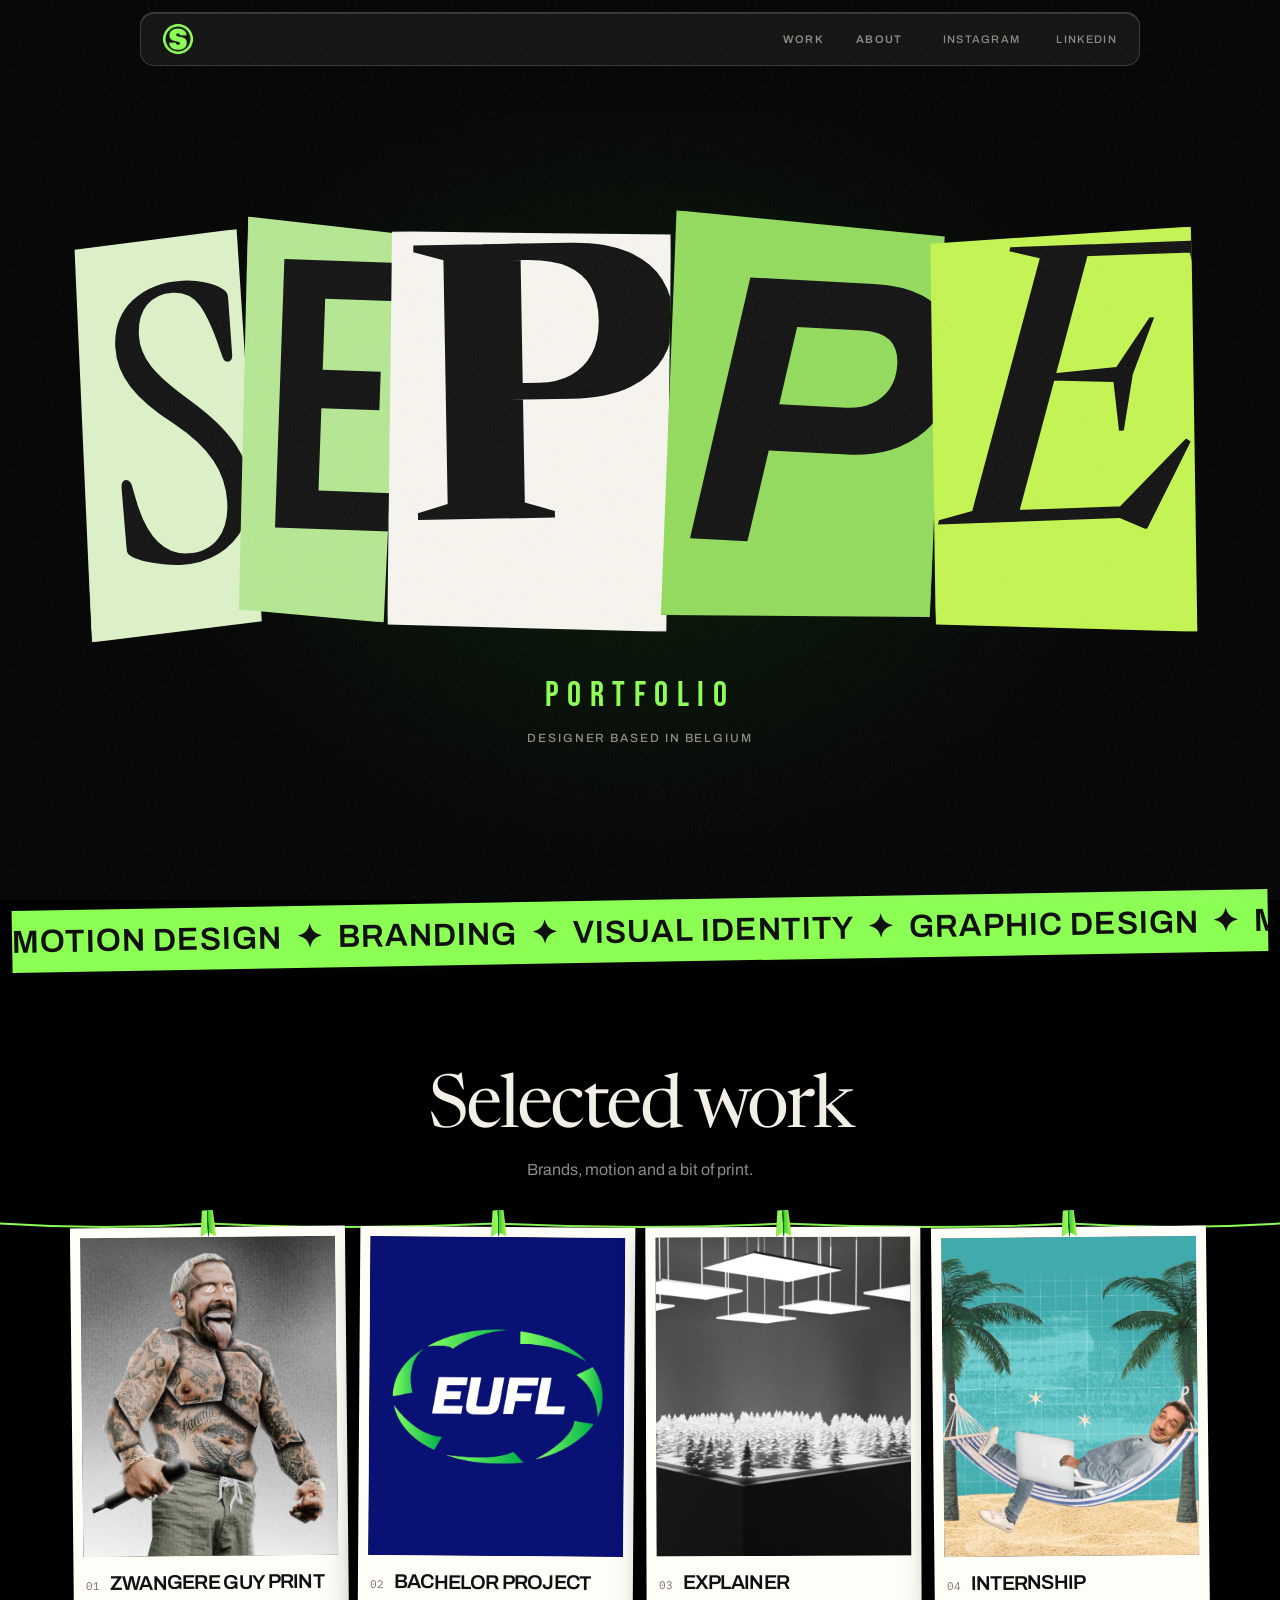
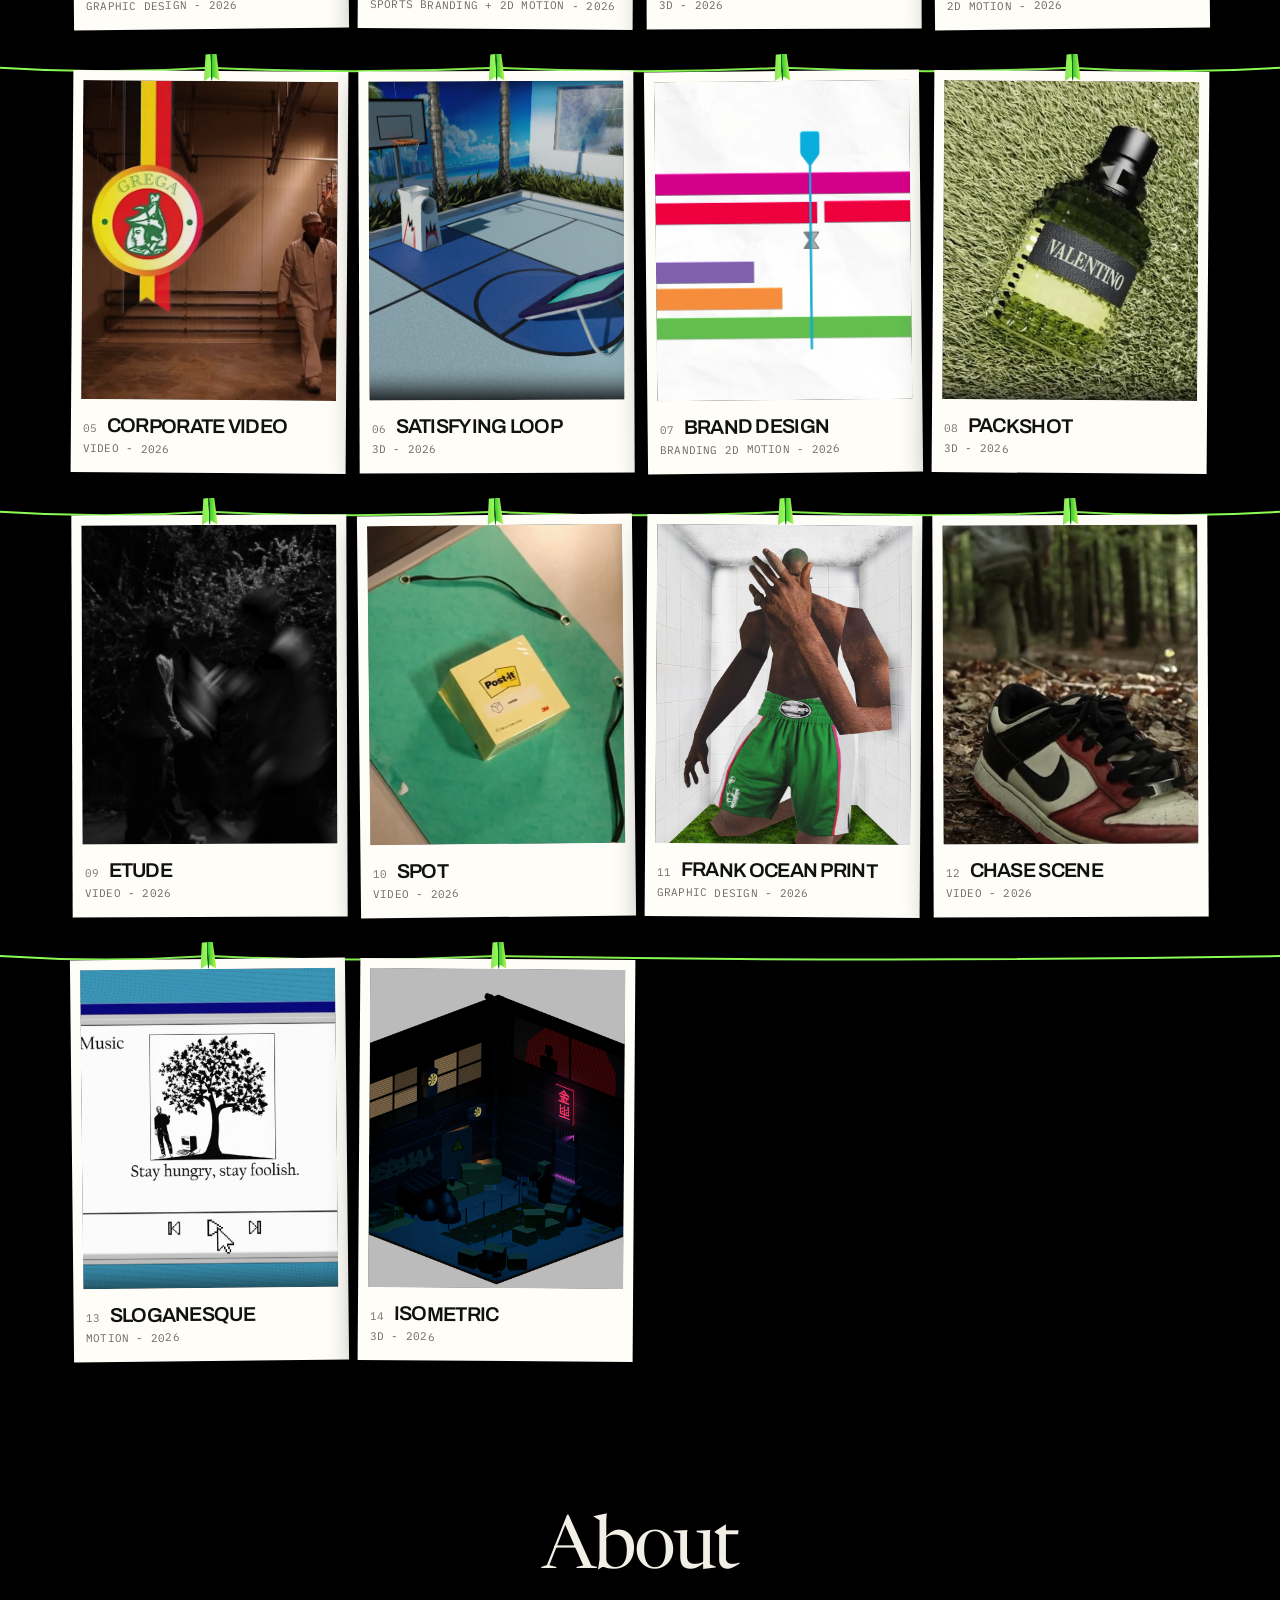
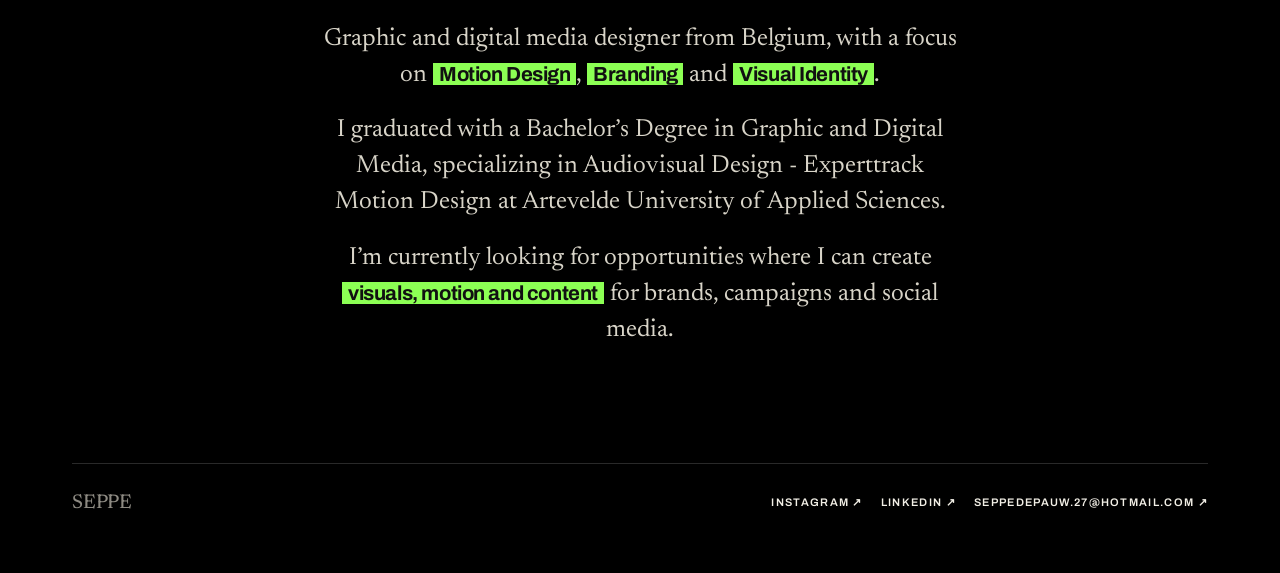
<file: index.html>
<!DOCTYPE html>
<html lang="en">

<head>
  <meta charset="utf-8">
  <meta name="viewport" content="width=device-width, initial-scale=1, viewport-fit=cover">
  <title>Seppe Portfolio</title>

  <link rel="preconnect" href="https://fonts.googleapis.com">
  <link rel="icon" type="image/png" href="seppe-icon.png">
  <link
    href="https://fonts.googleapis.com/css2?family=Archivo:wght@400;500;600;700&family=Bebas+Neue&family=IBM+Plex+Mono:wght@400;500&family=Instrument+Serif:ital@0;1&family=Newsreader:wght@400;500;600;700&display=swap"
    rel="stylesheet">
  <link rel="stylesheet" href="style.css">
</head>

<body>
  <header>
    <a class="brand" href="#/" aria-label="Seppe home">
      <img src="seppe-icon.png" alt="">
    </a>
    <div class="header-actions">
      <nav aria-label="Main navigation">
        <a href="#/work">Work</a>
        <a href="#/about">About</a>
      </nav>
      <nav class="header-social" aria-label="Social profiles">
        <a href="https://instagram.com/seppe_dp_" target="_blank" rel="noopener noreferrer" aria-label="Instagram">
          <span class="social-full">Instagram</span><span class="social-short" aria-hidden="true">IG</span>
        </a>
        <a href="https://www.linkedin.com/in/seppedepauw/" target="_blank" rel="noopener noreferrer"
          aria-label="LinkedIn">
          <span class="social-full">LinkedIn</span><span class="social-short" aria-hidden="true">in</span>
        </a>
      </nav>
    </div>
  </header>

  <main id="home">
    <section class="hero" aria-label="Introduction">
      <div class="title" aria-label="Seppe">
        <span class="l">S</span>
        <span class="l">E</span>
        <span class="l">P</span>
        <span class="l">P</span>
        <span class="l">E</span>
      </div>
      <p class="hero-label">Portfolio</p>
      <p class="sub">Designer based in Belgium</p>
    </section>

    <div class="tape" aria-label="Motion design, branding, visual identity and graphic design">
      <div id="tape"></div>
    </div>

    <section id="work">
      <h2>Selected work</h2>
      <p class="lead">Brands, motion and a bit of print.</p>
      <div class="work-layout">
        <div class="grid" id="grid"></div>
        <aside id="project-editor" class="project-editor" aria-label="Work preview editor" hidden></aside>
      </div>
    </section>

   <section id="about">
  <h2>About</h2>
  <div class="about">
    <p>
      Graphic and digital media designer from Belgium, with a focus on
      <em>Motion Design</em>, <em>Branding</em> and <em>Visual Identity</em>.
    </p>
    <p>
      I graduated with a Bachelor’s Degree in Graphic and Digital Media,
      specializing in Audiovisual Design - Experttrack Motion Design at
      Artevelde University of Applied Sciences.
    </p>
    <p>
      I’m currently looking for opportunities where I can create
      <em>visuals, motion and content</em> for brands, campaigns and social media.
    </p>
  </div>
</section>

    <footer>
      <span>SEPPE</span>
      <nav class="social-links" aria-label="Social profiles">
        <a href="https://instagram.com/seppe_dp_" target="_blank" rel="noopener noreferrer">
          Instagram ↗
        </a>
        <a href="https://www.linkedin.com/in/seppedepauw/" target="_blank" rel="noopener noreferrer">
          LinkedIn ↗
        </a>
        <a href="mailto:seppedepauw.27@hotmail.com">
          seppedepauw.27@hotmail.com ↗
        </a>
      </nav>
    </footer>
  </main>

  <main id="proj" hidden></main>

  <div class="admin-bar admin-only" id="admin-bar" aria-label="Local project editor">
    <span class="admin-label">Local edit</span>
    <button type="button" data-admin-action="new">+ Project</button>
    <button type="button" data-admin-action="media">+ Photo / video</button>
    <button type="button" data-admin-action="youtube">+ YouTube</button>
    <button type="button" data-admin-action="heading">+ Heading</button>
    <button type="button" data-admin-action="text">+ Text</button>
    <button type="button" data-admin-action="line">+ Line</button>
    <button type="button" data-admin-action="save" class="save">Save</button>
    <span id="admin-status" role="status" aria-live="polite">Ready</span>
    <button type="button" data-admin-action="exit" class="exit">Done</button>
  </div>

  <input type="file" id="media-file" accept="image/*,video/*" multiple hidden>
  <dialog class="image-lightbox" id="image-lightbox" aria-label="Enlarged project image">
    <button type="button" class="image-lightbox-close" data-lightbox-close aria-label="Close image">×</button>
    <img id="image-lightbox-image" alt="">
  </dialog>
  <div class="toast" id="toast" role="status" aria-live="polite"></div>

  <script src="script.js"></script>
</body>

</html>
</file>
<file: style.css>
@font-face {
  font-family: "Cabinet Grotesk";
  src: url("fonts/cabinet-grotesk-700.woff2") format("woff2");
  font-style: normal;
  font-weight: 700;
  font-display: swap;
}

:root {
  color-scheme: dark;
  --ink: #f2efe6;
  --muted: #8d8a82;
  --line: rgba(255, 255, 255, 0.16);
  --lime: #8cff54;
  --green: #33ce33;
  --green-mid: #93dc5d;
  --green-soft: #b6e893;
  --green-pale: #ddf3c9;
  --lime-soft: #c4f651;
  --page-gutter: clamp(24px, 6vw, 72px);
  --font-sans: "Archivo", sans-serif;
  --font-mono: "IBM Plex Mono", monospace;
  --font-display: "Newsreader", serif;
}

* {
  box-sizing: border-box;
}

html {
  scroll-behavior: smooth;
  scroll-padding-top: 90px;
}

body {
  margin: 0;
  overflow-x: hidden;
  background: #000;
  color: var(--ink);
  font-family: var(--font-sans);
}

body::after {
  position: fixed;
  z-index: 200;
  inset: 0;
  background-image: url("data:image/svg+xml,%3Csvg xmlns='http://www.w3.org/2000/svg' width='200' height='200'%3E%3Cfilter id='n'%3E%3CfeTurbulence type='fractalNoise' baseFrequency='.9' numOctaves='2'/%3E%3C/filter%3E%3Crect width='200' height='200' filter='url(%23n)'/%3E%3C/svg%3E");
  content: "";
  opacity: 0.09;
  pointer-events: none;
}

[hidden] {
  display: none !important;
}

header {
  position: fixed;
  z-index: 50;
  top: calc(12px + env(safe-area-inset-top, 0px));
  left: 50%;
  display: flex;
  width: min(1000px, calc(100% - var(--page-gutter) - var(--page-gutter)));
  align-items: center;
  justify-content: space-between;
  padding: 9px 10px 9px 20px;
  transform: translateX(-50%);
  border: 1px solid var(--line);
  border-radius: 14px;
  background: rgba(255, 255, 255, 0.06);
  box-shadow:
    0 10px 30px rgba(0, 0, 0, 0.5),
    inset 0 1px 0 rgba(255, 255, 255, 0.14);
  backdrop-filter: blur(20px) saturate(170%);
  -webkit-backdrop-filter: blur(20px) saturate(170%);
}

.brand {
  display: block;
  width: 34px;
  height: 34px;
  flex: 0 0 34px;
  overflow: hidden;
  border-radius: 50%;
  text-decoration: none;
}

.brand img {
  display: block;
  width: 100%;
  height: 100%;
  object-fit: cover;
}

.header-actions {
  display: flex;
  align-items: center;
  gap: 16px;
}

header nav {
  display: flex;
  align-items: center;
  gap: 8px;
}

header nav a {
  padding: 9px 12px;
  color: var(--muted);
  font: 600 11px var(--font-sans);
  letter-spacing: 0.12em;
  text-decoration: none;
  text-transform: uppercase;
}

header nav a:hover {
  border-radius: 999px;
  background: rgba(140, 255, 84, 0.12);
  color: var(--lime);
}

.header-social {
  gap: 12px;
}

.header-social a {
  color: var(--muted);
  font: 500 11px var(--font-sans);
  text-decoration: none;
  transition: color 0.2s ease;
}

.header-social a:hover {
  color: var(--lime);
}

.social-short {
  display: none;
}

.hero {
  position: relative;
  display: flex;
  min-height: 100vh;
  min-height: 100svh;
  flex-direction: column;
  align-items: center;
  justify-content: center;
  overflow: hidden;
  background: radial-gradient(ellipse at 50% 52%, rgba(51, 206, 51, 0.12), transparent 62%);
}

.title {
  position: relative;
  z-index: 3;
  display: flex;
  width: 100%;
  align-items: center;
  justify-content: center;
  padding: 0 3vw;
}

.l {
  --angle: 0deg;
  --offset: 0px;
  position: relative;
  display: inline-block;
  margin: 0 -0.015em;
  padding: 0.015em 0.055em 0.035em;
  box-shadow: 3px 8px 14px rgba(0, 0, 0, 0.5);
  cursor: pointer;
  font-size: clamp(5rem, 30vw, 26rem);
  font-family: var(--font-display);
  font-weight: 700;
  letter-spacing: -0.075em;
  line-height: 1;
  transform: translateY(var(--offset)) rotate(var(--angle));
  transition:
    transform 0.35s ease,
    background 0.2s ease,
    color 0.2s ease;
  border: 1px solid rgba(17, 17, 17, 0.1);
  user-select: none;
  -webkit-user-select: none;
}

.l:nth-child(1) {
  --angle: -3deg;
  --offset: 8px;
  clip-path: polygon(2% 3%, 97% 0, 100% 97%, 0 100%);
  background-color: var(--green-pale);
  color: #111;
  font-family: "Instrument Serif", serif;
  font-weight: 400;
}

.l:nth-child(2) {
  --angle: 2deg;
  --offset: -10px;
  clip-path: polygon(0 1%, 100% 4%, 97% 100%, 3% 98%);
  background-color: var(--green-soft);
  color: #111;
  font-family: "Bebas Neue", sans-serif;
  font-weight: 400;
}

.l:nth-child(3) {
  --angle: -1deg;
  --offset: 4px;
  clip-path: polygon(4% 0, 100% 2%, 96% 100%, 0 97%);
  background-color: #f8f6f0;
  color: #111;

  font-weight: 700;
}

.l:nth-child(4) {
  --angle: 3deg;
  --offset: -8px;
  clip-path: polygon(1% 0, 98% 3%, 100% 97%, 3% 100%);
  background-color: var(--green-mid);
  color: #111;
  font-family: var(--font-sans);
  font-style: italic;
  font-weight: 700;
}

.l:nth-child(5) {
  --angle: -2deg;
  --offset: 6px;
  clip-path: polygon(3% 2%, 100% 0, 97% 100%, 0 96%);
  background-color: var(--lime-soft);
  color: #111;
  font-family: var(--font-display);
  font-style: italic;
  font-weight: 500;
}

.title:hover .l {
  transform: translateY(calc(var(--offset) * -1 - 10px)) rotate(calc(var(--angle) * -1));
}

.title .l:hover {
  z-index: 5;
  background: #111;
  color: var(--lime);
  transform: translateY(-24px) rotate(0) scale(1.08);
}

.hero-label {
  z-index: 3;
  margin: clamp(28px, 4vw, 48px) 0 0;
  color: var(--lime);
  font: 400 clamp(1.4rem, 3vw, 2.2rem) / 1 "Bebas Neue", sans-serif;
  letter-spacing: 0.24em;
  text-align: center;
  text-transform: uppercase;
}

.sub {
  z-index: 3;
  margin: 18px 0 0;
  padding: 0 16px;
  color: var(--muted);
  font: 500 12px var(--font-sans);
  letter-spacing: 0.16em;
  text-align: center;
  text-transform: uppercase;
}

.tape {
  overflow: hidden;
  width: calc(100% - 24px);
  margin: 0 auto;
  padding: 12px 0;
  transform: rotate(-1deg);
  background: var(--lime);
  box-shadow: 0 4px 8px rgba(32, 31, 27, 0.16);
  color: #111;
  font-family: "Instrument Serif", serif;
  font-weight: 400;
  font: 600 clamp(1.2rem, 3vw, 2rem) var(--font-sans);
  letter-spacing: 0.03em;
  text-transform: uppercase;
  white-space: nowrap;
}

.tape div {
  display: inline-block;
  animation: run 28s linear infinite;
}

@keyframes run {
  to {
    transform: translateX(-50%);
  }
}

section {
  width: min(1180px, 100%);
  margin: 0 auto;
  padding: 112px var(--page-gutter) 42px;
}

h2 {
  margin: 0 0 12px;
  font: 400 clamp(2.5rem, 6vw, 4.6rem) / 0.98 var(--font-display);
  letter-spacing: -0.035em;
  text-align: center;
}

.lead {
  max-width: 540px;
  margin: 0 auto 44px;
  color: var(--muted);
  line-height: 1.55;
  text-align: center;
}

#work h2,
#work .lead {
  max-width: 1080px;
  margin-left: auto;
  margin-right: auto;
  text-align: center;
}

.grid {
  position: relative;
  left: 50%;
  display: grid;
  width: calc(100vw - var(--page-gutter) - var(--page-gutter));
  max-width: none;
  grid-template-columns: repeat(4, minmax(0, 1fr));
  gap: 42px 12px;
  justify-content: center;
  margin: 0;
  transform: translateX(-50%);
}

.clotheslines {
  position: absolute;
  z-index: 0;
  top: 0;
  left: calc((100% - 100vw) / 2);
  width: 100vw;
  height: 100%;
  overflow: visible;
  pointer-events: none;
}

.clotheslines path {
  fill: none;
  stroke: var(--lime);
  stroke-width: 2;
  vector-effect: non-scaling-stroke;
  pointer-events: none;
}

.work-layout.has-editor {
  display: flex;
  flex-direction: column;
  gap: 32px;
}

.project-editor {
  order: -1;
  min-width: 0;
  width: min(100%, 720px);
  margin: 0 auto;
  padding: 18px;
  border: 1px solid var(--line);
  background: #111310;
}

.project-editor-heading {
  display: flex;
  align-items: flex-start;
  justify-content: space-between;
  gap: 12px;
}

.project-editor-kicker {
  margin: 0 0 6px;
  color: var(--lime);
  font: 500 10px var(--font-mono);
  letter-spacing: 0.12em;
  text-transform: uppercase;
}

.project-editor-heading h3 {
  margin: 0;
  color: var(--ink);
  font: 400 1.8rem / 1 "Bebas Neue", sans-serif;
  text-transform: uppercase;
}

.project-editor-close {
  width: 36px;
  height: 36px;
  border: 1px solid var(--line);
  background: transparent;
  color: var(--ink);
  cursor: pointer;
  font: 500 20px var(--font-sans);
}

.project-editor-close:hover {
  background: var(--lime);
  color: #111;
}

.project-editor-open {
  display: flex;
  min-height: 44px;
  align-items: center;
  justify-content: center;
  margin-top: 12px;
  padding: 0 12px;
  border: 1px solid var(--lime);
  background: var(--lime);
  color: #111;
  font: 700 11px var(--font-sans);
  letter-spacing: 0.1em;
  text-decoration: none;
  text-transform: uppercase;
  transition: background 0.2s ease, color 0.2s ease;
}

.project-editor-open:hover {
  background: transparent;
  color: var(--lime);
}

.project-editor-open:focus-visible {
  outline: 2px solid var(--lime);
  outline-offset: 3px;
}

.project-editor-help {
  margin: 10px 0 0;
  color: var(--muted);
  font: 400 11px / 1.5 var(--font-sans);
}

.project-editor-empty {
  margin: 0;
  color: var(--muted);
  font: 400 14px / 1.6 var(--font-sans);
}

.project-editor .range-control {
  grid-template-columns: 64px minmax(0, 1fr) 44px;
  gap: 8px;
}

.project-editor .project-controls {
  gap: 4px;
  padding: 12px 0 0;
}

body.admin .card.preview-selected .vintage-print {
  outline: 2px solid var(--lime);
  outline-offset: 4px;
  transform: rotate(0);
}

.card {
  position: relative;
  z-index: 1;
  display: grid;
  place-items: center;
  min-width: 0;
  padding: 0;
  background: transparent;
  color: var(--ink);
}

.vintage-print {
  position: relative;
  z-index: 1;
  width: 100%;
  min-width: 0;
  max-width: 390px;
  padding: 10px 10px 0;
  transform: rotate(var(--tilt, 0deg));
  background: #fffdf8;
  box-shadow: 0 14px 30px rgba(0, 0, 0, 0.45);
  color: #111;
  transition: transform 0.25s ease, box-shadow 0.25s ease;
}

.card:nth-of-type(3n + 1) {
  --tilt: -0.6deg;
}

.card:nth-of-type(3n + 2) {
  --tilt: 0.4deg;
}

.card:nth-of-type(3n) {
  --tilt: -0.2deg;
}

.card:hover .vintage-print {
  transform: rotate(0) translateY(-4px);
  box-shadow: 0 20px 36px rgba(0, 0, 0, 0.55);
}

.vintage-print::before {
  position: absolute;
  z-index: 2;
  top: -17px;
  left: 50%;
  width: 16px;
  height: 27px;
  margin-left: -8px;
  transform: rotate(-2deg);
  clip-path: polygon(16% 0, 84% 0, 100% 100%, 58% 84%, 50% 100%, 42% 84%, 0 100%);
  background:
    linear-gradient(90deg, transparent 45%, rgba(17, 19, 16, 0.65) 47% 53%, transparent 55%),
    linear-gradient(90deg, var(--green-mid), var(--lime) 45%, var(--green) 55%, var(--lime-soft));
  box-shadow: 0 2px 3px rgba(0, 0, 0, 0.3);
  content: "";
}

.card-cover {
  position: relative;
  display: block;
  overflow: hidden;
  color: inherit;
  text-decoration: none;
  background: #111310;
}

button.card-cover {
  width: 100%;
  padding: 0;
  border: 0;
  cursor: pointer;
  font: inherit;
  text-align: inherit;
}

.project-preview {
  position: relative;
  overflow: hidden;
}

.card .m {
  display: block;
  width: 100%;
  aspect-ratio: 4 / 5;
  background-color: #dedbd2;
  object-fit: cover;
  object-position: center;
}

.card .cover-media {
  position: relative;
  overflow: hidden;
  background: var(--cover-bg, #dedbd2);
}

.card .cover-media img {
  position: absolute;
  top: 0;
  left: 0;
  width: 100%;
  height: 100%;
  max-width: none;
  object-fit: cover;
  object-position: center;
}

body.admin .card.preview-selected .cover-media img {
  cursor: grab;
  touch-action: none;
}

body.admin .card.preview-selected .cover-media img.is-cropping {
  cursor: grabbing;
}

.art {
  display: flex;
  width: 100%;
  aspect-ratio: 4 / 5;
  align-items: center;
  justify-content: center;
  padding: 12px;
  background-color: var(--art-color, #e8e2d5);
  background-image: radial-gradient(rgba(17, 17, 17, 0.08) 0.45px, transparent 0.7px);
  background-size: 4px 4px;
  color: #111;
  font: 600 clamp(1.3rem, 2.5vw, 2.1rem) / 1 var(--font-sans);
  letter-spacing: -0.05em;
  text-align: center;
  text-transform: uppercase;
}

.card .m.art {
  background-color: var(--art-color, #e8e2d5);
}

.meta {
  display: flex;
  flex-direction: column;
  align-items: flex-start;
  gap: 4px;
  margin-top: 0;
  padding: 14px 2px 16px;
}

.meta-title {
  display: flex;
  min-width: 0;
  align-items: baseline;
  gap: 10px;
}

.project-number {
  flex: 0 0 auto;
  color: #77736a;
  font: 400 11px var(--font-mono);
}

.meta h3 {
  flex: 1;
  min-width: 0;
  margin: 0;
  outline: none;
  color: #111;
  font: 600 clamp(1.05rem, 1.8vw, 1.25rem) / 1.2 var(--font-sans);
  letter-spacing: -0.035em;
}

.tag {
  max-width: none;
  color: #6b6860;
  font: 400 11px var(--font-mono);
  letter-spacing: 0.02em;
  line-height: 1.4;
  text-align: left;
  text-transform: uppercase;
}


.about {
  display: grid;
  max-width: 680px;
  grid-template-columns: minmax(0, 1fr);
  gap: 20px;
  margin: 34px auto 0;
  text-align: center;
}

.about p {
  max-width: 640px;
  margin: 0 auto;
  color: #d8d4c8;
  font: 400 clamp(1.2rem, 2.3vw, 1.55rem) / 1.45 var(--font-display);
}

.about em {
  padding: 0 0.28em;
  background: var(--lime);
  color: #111;
  font-family: var(--font-sans);
  font-size: 0.82em;
  font-weight: 700;
  font-style: normal;
  letter-spacing: -0.02em;
}

footer {
  display: flex;
  flex-wrap: wrap;
  align-items: center;
  justify-content: space-between;
  gap: 24px;
  width: min(1180px, calc(100% - var(--page-gutter) - var(--page-gutter)));
  margin: 72px auto 0;
  padding: 24px 0 calc(56px + env(safe-area-inset-bottom, 0px));
  border-top: 1px solid var(--line);
  color: var(--muted);
  font: 500 20px var(--font-display);
  letter-spacing: -0.01em;
}

.social-links {
  display: flex;
  flex-wrap: wrap;
  gap: 18px;
}

.social-links a {
  padding: 8px 0;
  border: 0;
  color: var(--ink);
  font: 600 11px var(--font-sans);
  letter-spacing: 0.12em;
  text-decoration: none;
  text-transform: uppercase;
}

.social-links a:hover {
  color: var(--lime);
}

#proj {
  width: min(1180px, 100%);
  margin: 0 auto;
  padding: 112px var(--page-gutter) 120px;
}

.back {
  display: inline-flex;
  margin-bottom: 44px;
  color: var(--muted);
  font: 500 13px var(--font-sans);
  text-decoration: none;
  transition: color 0.2s ease;
}

.back:hover {
  color: var(--ink);
}

.ph {
  display: grid;
  max-width: 1080px;
  grid-template-columns: minmax(0, 1.35fr) minmax(260px, 0.65fr);
  align-items: end;
  column-gap: clamp(32px, 7vw, 88px);
  margin: 0 auto;
  text-align: left;
}

.project-kicker {
  display: flex;
  align-items: center;
  justify-content: flex-start;
  gap: 8px;
  grid-column: 1 / -1;
  margin-bottom: 20px;
}

.project-type {
  color: var(--lime);
  font: 500 13px "Arial", sans-serif;
}

.project-separator {
  color: var(--muted);
}

.ph h1 {
  max-width: 760px;
  margin: 0;
  outline: none;
  font: 400 clamp(3.2rem, 8vw, 7.5rem) / 0.9 "Bebas Neue", "Archivo", sans-serif;
  letter-spacing: -0.015em;
  text-transform: uppercase;
}

.project-intro {
  display: flex;
  align-items: flex-start;
  gap: 18px;
}

.project-year {
  flex: 0 0 auto;
  color: var(--muted);
  font: 400 13px "Arial", sans-serif;
}

.ph p {
  max-width: 420px;
  margin: 0;
  outline: none;
  color: #cfcbc0;
  font: 400 clamp(1rem, 1.25vw, 1.12rem) / 1.65 "Arial", sans-serif;
  text-align: left;
  white-space: pre-wrap;
}

.project-rule {
  max-width: 1080px;
  height: 1px;
  margin: clamp(28px, 4vw, 48px) auto;
  background: var(--line);
}

.blocks {
  display: grid;
  max-width: 1080px;
  grid-template-columns: repeat(100, minmax(0, 1fr));
  column-gap: 0;
  row-gap: 28px;
  margin: 0 auto;
}

.image-placement-hint {
  max-width: 1080px;
  margin: 0 auto 12px;
  color: var(--muted);
  font: 500 10px var(--font-mono);
  letter-spacing: 0.04em;
}

.media-insert {
  display: flex;
  width: max-content;
  max-width: 100%;
  min-height: 38px;
  align-items: center;
  justify-content: center;
  margin: 14px auto 0;
  padding: 8px 14px;
  border: 1px dashed var(--line);
  border-radius: 999px;
  background: transparent;
  color: var(--muted);
  cursor: pointer;
  font: 500 10px var(--font-mono);
  letter-spacing: 0.08em;
  text-transform: uppercase;
  transition: border-color 0.2s ease, color 0.2s ease, background 0.2s ease;
}

.block-insert-controls {
  display: flex;
  flex-wrap: wrap;
  align-items: center;
  justify-content: center;
  gap: 8px;
  margin: 14px auto 0;
}

.block-insert-controls .media-insert {
  margin: 0;
}

.media-insert-start {
  max-width: 1080px;
  margin: 0 auto 24px;
}

.media-insert:hover {
  border-color: var(--lime);
  background: rgba(140, 255, 84, 0.08);
  color: var(--lime);
}

.b {
  position: relative;
  grid-column: 1 / -1;
  margin: 0;
}

.b.half {
  grid-column: span 50;
}

figure.b.media-block {
  padding-inline: clamp(4px, 0.8vw, 8px);
}

body.admin .b.media-block {
  border: 0;
  background: transparent;
}

.media-canvas {
  position: relative;
  width: 100%;
}

body.admin .media-canvas {
  padding: 8px;
  border: 1px solid var(--line);
  background: rgba(15, 16, 13, 0.72);
}

.media-drop-zones {
  display: grid;
  grid-template-columns: 1fr 1fr;
  gap: 8px;
  margin-top: 8px;
}

body.admin.media-dragging .media-drop-zones {
  opacity: 1;
}

.media-drop-zone {
  display: grid;
  min-width: 0;
  min-height: 44px;
  place-items: center;
  padding: 8px;
  border: 1px dashed var(--line);
  background: rgba(15, 16, 13, 0.38);
  color: var(--muted);
  cursor: copy;
  font: 600 10px var(--font-mono);
  text-align: center;
  text-transform: uppercase;
  opacity: 0.75;
  transition: background 0.15s ease, color 0.15s ease, border-color 0.15s ease, opacity 0.15s ease;
}

body.admin.media-dragging .media-drop-zone {
  border-color: var(--lime);
  background: rgba(196, 246, 81, 0.08);
  color: var(--ink);
  opacity: 1;
}

.media-drop-zone.is-target {
  border-style: solid;
  border-color: var(--lime);
  background: rgba(196, 246, 81, 0.88);
  color: #111;
}

.media-size-control {
  display: flex;
  min-height: 42px;
  align-items: center;
  gap: 7px;
  padding: 0 8px;
  border: 1px solid var(--line);
  color: var(--muted);
  font: 500 9px var(--font-mono);
  text-transform: uppercase;
}

.media-size-control input[type="range"] {
  width: clamp(72px, 11vw, 112px);
  min-height: 0;
  padding: 0;
  border: 0;
  background: transparent;
  accent-color: var(--lime);
  cursor: ew-resize;
}

.media-size-control input[type="number"] {
  width: 52px;
  min-height: 32px;
  padding: 0 4px;
  border: 1px solid var(--line);
  background: #171916;
  color: var(--ink);
  font: 500 11px var(--font-mono);
}

.media-size-control output {
  min-width: 32px;
  color: var(--lime);
  text-align: right;
}

.media-align-control {
  display: flex;
  align-items: center;
  gap: 2px;
  padding: 3px;
  border: 1px solid var(--line);
}

.media-align-control button {
  min-width: 32px !important;
  height: 32px !important;
  padding: 0 !important;
  font: 600 11px var(--font-mono) !important;
}

.b.divider .divider-rule {
  display: block;
  height: 1px;
  margin: clamp(24px, 4vw, 44px) 0;
  background: var(--line);
}

.b img,
.b video,
.youtube-player {
  display: block;
  width: 100%;
  border-radius: 2px;
  background: #17241a;
}

.youtube-frame {
  position: relative;
  width: 100%;
  aspect-ratio: 16 / 9;
  overflow: hidden;
  background: #111;
}

.youtube-local-frame {
  display: grid;
  width: 100%;
  min-height: 160px;
  aspect-ratio: 16 / 9;
  place-items: center;
  padding: 24px;
  background: #171916;
  color: var(--muted);
  text-align: center;
}

.youtube-local-notice {
  max-width: 420px;
  font: 500 12px/1.6 var(--font-mono);
}

.youtube-player {
  height: 100%;
  border: 0;
}

.youtube-watch-link {
  display: inline-block;
  margin-top: 10px;
  color: var(--muted);
  font: 500 10px var(--font-mono);
  text-decoration: underline;
  text-underline-offset: 3px;
}

.youtube-watch-link:hover {
  color: var(--lime);
}

.image-viewer-trigger {
  display: block;
  width: 100%;
  padding: 0;
  border: 0;
  background: transparent;
  cursor: zoom-in;
}

.image-viewer-trigger:focus-visible {
  outline: 2px solid var(--lime);
  outline-offset: 4px;
}

.b img {
  height: auto;
}

.image-lightbox {
  position: fixed;
  width: min(94vw, 1400px);
  max-width: none;
  max-height: 92vh;
  overflow: visible;
  padding: 0;
  border: 0;
  background: transparent;
}

.image-lightbox::backdrop {
  background: rgba(8, 9, 8, 0.92);
  backdrop-filter: blur(8px);
}

.image-lightbox img {
  display: block;
  width: 100%;
  max-height: 88vh;
  margin: 0 auto;
  object-fit: contain;
}

.image-lightbox-close {
  position: absolute;
  top: 12px;
  right: 12px;
  z-index: 1;
  display: grid;
  width: 44px;
  height: 44px;
  place-items: center;
  border: 1px solid rgba(255, 255, 255, 0.45);
  border-radius: 50%;
  background: rgba(12, 13, 12, 0.75);
  color: #fff;
  cursor: pointer;
  font: 400 28px/1 "Arial", sans-serif;
}

.b video {
  max-height: 78vh;
}

.b.t {
  max-width: 680px;
  margin: 0 auto;
  color: #d0cec6;
  font: 400 1rem / 1.7 "Arial", sans-serif;
  outline: none;
  text-align: center;
  white-space: normal;
}

.block-content {
  min-height: 1.6em;
  white-space: pre-wrap;
}

.b.t.h {
  align-self: end;
  margin-top: 28px;
  color: var(--ink);
  font: 700 clamp(1.65rem, 3vw, 2.15rem) / 1.1 "Cabinet Grotesk", "Arial", sans-serif;
  letter-spacing: -0.035em;
  text-align: center;
}

.b.t.h:first-child {
  margin-top: 0;
}

.empty {
  grid-column: 1 / -1;
  padding: 60px 20px;
  color: var(--muted);
  font: 400 1.3rem var(--font-display);
  text-align: center;
}

.media-empty {
  display: grid;
  min-height: 260px;
  padding: 32px;
  place-items: center;
  border: 1px dashed var(--line);
  color: var(--muted);
  font: 400 1.1rem var(--font-display);
  text-align: center;
}

.admin-only {
  display: none !important;
}

body.admin .admin-only {
  display: flex !important;
}

body.admin [contenteditable="true"] {
  min-width: 1em;
  outline: 1px dashed rgba(140, 255, 84, 0.55);
  outline-offset: 3px;
}

body.admin [contenteditable="true"]:focus {
  outline: 2px solid var(--lime);
  outline-offset: 3px;
}

body.admin [contenteditable="true"]:empty::before {
  color: var(--muted);
  content: attr(data-placeholder);
}

.project-controls,
.block-controls {
  position: absolute;
  z-index: 8;
  padding: 5px;
  border: 1px solid var(--line);
  background: rgba(15, 16, 13, 0.9);
  backdrop-filter: blur(12px);
}

.project-controls {
  position: relative;
  z-index: 3;
  display: grid;
  width: 100%;
  grid-template-columns: repeat(6, minmax(0, 1fr));
  align-items: center;
  gap: 8px;
  padding: 12px;
  border: 0;
  border-top: 1px solid #383b34;
  background: #171916;
  backdrop-filter: none;
}

body.admin .project-controls {
  display: grid !important;
}

.block-controls {
  position: relative;
  top: auto;
  right: auto;
  display: flex;
  width: max-content;
  max-width: 100%;
  flex-wrap: wrap;
  gap: 4px;
  align-items: center;
  justify-content: flex-end;
  margin: 0 0 10px auto;
  padding: 6px;
}

.block-controls button {
  min-width: 40px;
}

body.admin .block-controls button.block-drag {
  min-width: 42px;
  border: 1px dashed var(--lime);
  color: var(--lime);
  cursor: grab !important;
  touch-action: none;
  user-select: none;
}

.block-drag {
  cursor: grab !important;
}

.block-drag:active {
  cursor: grabbing !important;
}

body.admin .b.is-dragging {
  opacity: 0.4;
}

body.admin .b.drop-before {
  border-top: 3px solid var(--lime);
}

body.admin .b.drop-after {
  border-bottom: 3px solid var(--lime);
}

.project-controls button,
.block-controls button {
  min-width: 30px;
  height: 42px;
  padding: 0 10px;
  border: 0;
  background: transparent;
  color: var(--ink);
  cursor: pointer;
  font: 600 14px var(--font-sans);
}

.project-controls button:hover,
.block-controls button:hover,
.block-controls button.selected {
  background: var(--lime);
  color: #111;
}

.project-controls select,
.project-controls input,
.block-controls input,
.block-controls select {
  min-height: 42px;
  border: 1px solid var(--line);
  background: #171916;
  color: var(--ink);
  cursor: pointer;
}

.block-controls select {
  width: min(230px, 45vw);
  padding: 0 10px;
  font: 500 10px var(--font-mono);
}

.block-controls select:focus-visible {
  outline: 2px solid var(--lime);
  outline-offset: 2px;
}

.project-controls select {
  width: 100%;
  padding: 0 8px;
  font: 600 13px var(--font-sans);
}

.project-controls button,
.project-controls select {
  width: 100%;
  justify-self: stretch;
}

.project-controls .cover-color {
  display: flex;
  align-items: center;
  justify-content: center;
  width: 100%;
  height: 42px;
  overflow: hidden;
  border: 1px solid var(--line);
  background: #171916;
}

.cover-color input {
  width: 100%;
  height: 100%;
  padding: 5px;
  border: 0;
}

.range-control {
  display: grid;
  min-width: 0;
  min-height: 54px;
  grid-column: 1 / -1;
  grid-template-columns: 84px minmax(0, 1fr) 48px;
  align-items: center;
  gap: 12px;
  color: #d8d4c8;
  font: 600 12px var(--font-sans);
}

.range-control input[type="range"] {
  width: 100%;
  min-width: 0;
  height: 44px;
  padding: 0;
  border: 0;
  background: transparent;
  accent-color: var(--lime);
  touch-action: pan-y;
}

.range-control input[type="range"]::-webkit-slider-runnable-track {
  height: 8px;
  border-radius: 999px;
  background: #555950;
}

.range-control input[type="range"]::-moz-range-track {
  height: 8px;
  border-radius: 999px;
  background: #555950;
}

.range-control input[type="range"]::-webkit-slider-thumb {
  width: 24px;
  height: 24px;
  margin-top: -8px;
  appearance: none;
  border: 2px solid #171916;
  border-radius: 50%;
  background: var(--lime);
  box-shadow: 0 0 0 2px var(--lime);
}

.range-control input[type="range"]::-moz-range-thumb {
  width: 20px;
  height: 20px;
  border: 2px solid #171916;
  border-radius: 50%;
  background: var(--lime);
  box-shadow: 0 0 0 2px var(--lime);
}

.range-control input[type="range"]:focus-visible {
  outline: 2px solid var(--lime);
  outline-offset: 3px;
}

.range-control output {
  min-width: 48px;
  color: var(--lime);
  font: 500 12px var(--font-mono);
  text-align: right;
}

.block-color {
  display: flex;
  width: 38px;
  height: 30px;
  align-items: center;
  justify-content: center;
  overflow: hidden;
  border: 1px solid var(--line);
  background: #171916;
}

.block-color input {
  width: 38px;
  height: 30px;
  padding: 3px;
  border: 0;
}

.admin-bar {
  position: fixed;
  z-index: 100;
  right: 50%;
  bottom: calc(14px + env(safe-area-inset-bottom, 0px));
  align-items: center;
  gap: 5px;
  width: max-content;
  max-width: calc(100% - 24px);
  padding: 7px;
  transform: translateX(50%);
  border: 1px solid var(--line);
  border-radius: 12px;
  background: rgba(18, 19, 16, 0.9);
  box-shadow: 0 8px 30px rgba(0, 0, 0, 0.4);
  backdrop-filter: blur(18px);
}

.admin-bar button {
  min-height: 36px;
  padding: 0 11px;
  border: 0;
  background: transparent;
  color: var(--ink);
  cursor: pointer;
  font: 600 10px var(--font-sans);
  text-transform: uppercase;
  white-space: nowrap;
}

.admin-bar button:hover {
  background: rgba(255, 255, 255, 0.1);
}

.admin-bar button.save {
  background: var(--lime);
  color: #111;
}

.admin-bar button.exit {
  color: var(--muted);
}

.admin-label {
  padding: 0 10px;
  color: var(--lime);
  font: 600 10px var(--font-sans);
  letter-spacing: 0.08em;
  text-transform: uppercase;
}

#admin-status {
  max-width: 150px;
  overflow: hidden;
  padding: 0 8px;
  color: var(--muted);
  font: 400 11px var(--font-sans);
  text-overflow: ellipsis;
  white-space: nowrap;
}

#admin-status.error {
  color: #ff8275;
}

.toast {
  position: fixed;
  z-index: 120;
  bottom: calc(78px + env(safe-area-inset-bottom, 0px));
  left: 50%;
  max-width: calc(100% - 32px);
  padding: 12px 16px;
  transform: translate(-50%, 20px);
  border: 1px solid var(--line);
  background: #171814;
  color: var(--ink);
  font: 400 12px var(--font-sans);
  opacity: 0;
  pointer-events: none;
  transition: opacity 0.2s ease, transform 0.2s ease;
}

.toast.on {
  transform: translate(-50%, 0);
  opacity: 1;
}

@media (max-width: 1100px) {
  .meta {
    flex-wrap: wrap;
    row-gap: 10px;
  }

  .tag {
    max-width: none;
    text-align: left;
  }
}

@media (max-width: 900px) {
  .grid {
    grid-template-columns: repeat(2, minmax(0, 1fr));
  }

  .work-layout.has-editor {
    gap: 24px;
  }

  .project-editor {
    position: static;
    width: min(100%, 560px);
    margin: 0 auto;
  }
}

@media (max-width: 640px) {
  .grid {
    grid-template-columns: minmax(0, 1fr);
  }

  .tape {
    width: 100%;
    margin-left: 0;
    transform: none;
  }

  header {
    width: calc(100% - var(--page-gutter) - var(--page-gutter));
  }

  header nav {
    gap: 2px;
  }

  header nav a {
    padding: 7px 8px;
    font-size: 9px;
  }

  .header-actions {
    gap: 4px;
  }

  .header-social {
    gap: 6px;
  }

  .header-social a {
    font-size: 9px;
  }

  .social-short {
    display: none;
  }

  .social-full {
    display: inline;
  }

  @media (max-width: 400px) {
    .social-full {
      display: none;
    }

    .social-short {
      display: inline;
    }
  }

  .l {
    font-size: 30vw;
  }

  section {
    padding-top: 84px;
  }

  .meta {
    flex-wrap: wrap;
    row-gap: 10px;
  }

  .tag {
    max-width: none;
    text-align: left;
  }

  footer {
    justify-content: center;
    text-align: center;
  }

  #proj {
    padding: 100px var(--page-gutter) 96px;
  }

  .back {
    margin-bottom: 34px;
  }

  .ph {
    grid-template-columns: 1fr;
    margin-bottom: 0;
  }

  .project-intro {
    flex-direction: column;
    gap: 8px;
    margin-top: 18px;
  }

  .ph h1 {
    margin-bottom: 14px;
    font-size: clamp(2.6rem, 11vw, 4.5rem);
  }

  .blocks {
    grid-template-columns: 1fr;
  }

  .b.half {
    grid-column: 1 / -1;
  }

  .b.media-block {
    grid-column: 1 / -1 !important;
  }

  .admin-bar {
    right: 10px;
    left: 10px;
    width: auto;
    justify-content: center;
    flex-wrap: wrap;
    transform: none;
  }

  .admin-label,
  #admin-status {
    display: none;
  }
}

@media (prefers-reduced-motion: reduce) {
  html {
    scroll-behavior: auto;
  }

  *,
  *::before,
  *::after {
    animation-duration: 0.01ms !important;
    animation-iteration-count: 1 !important;
    scroll-behavior: auto !important;
    transition-duration: 0.01ms !important;
  }
}
</file>
